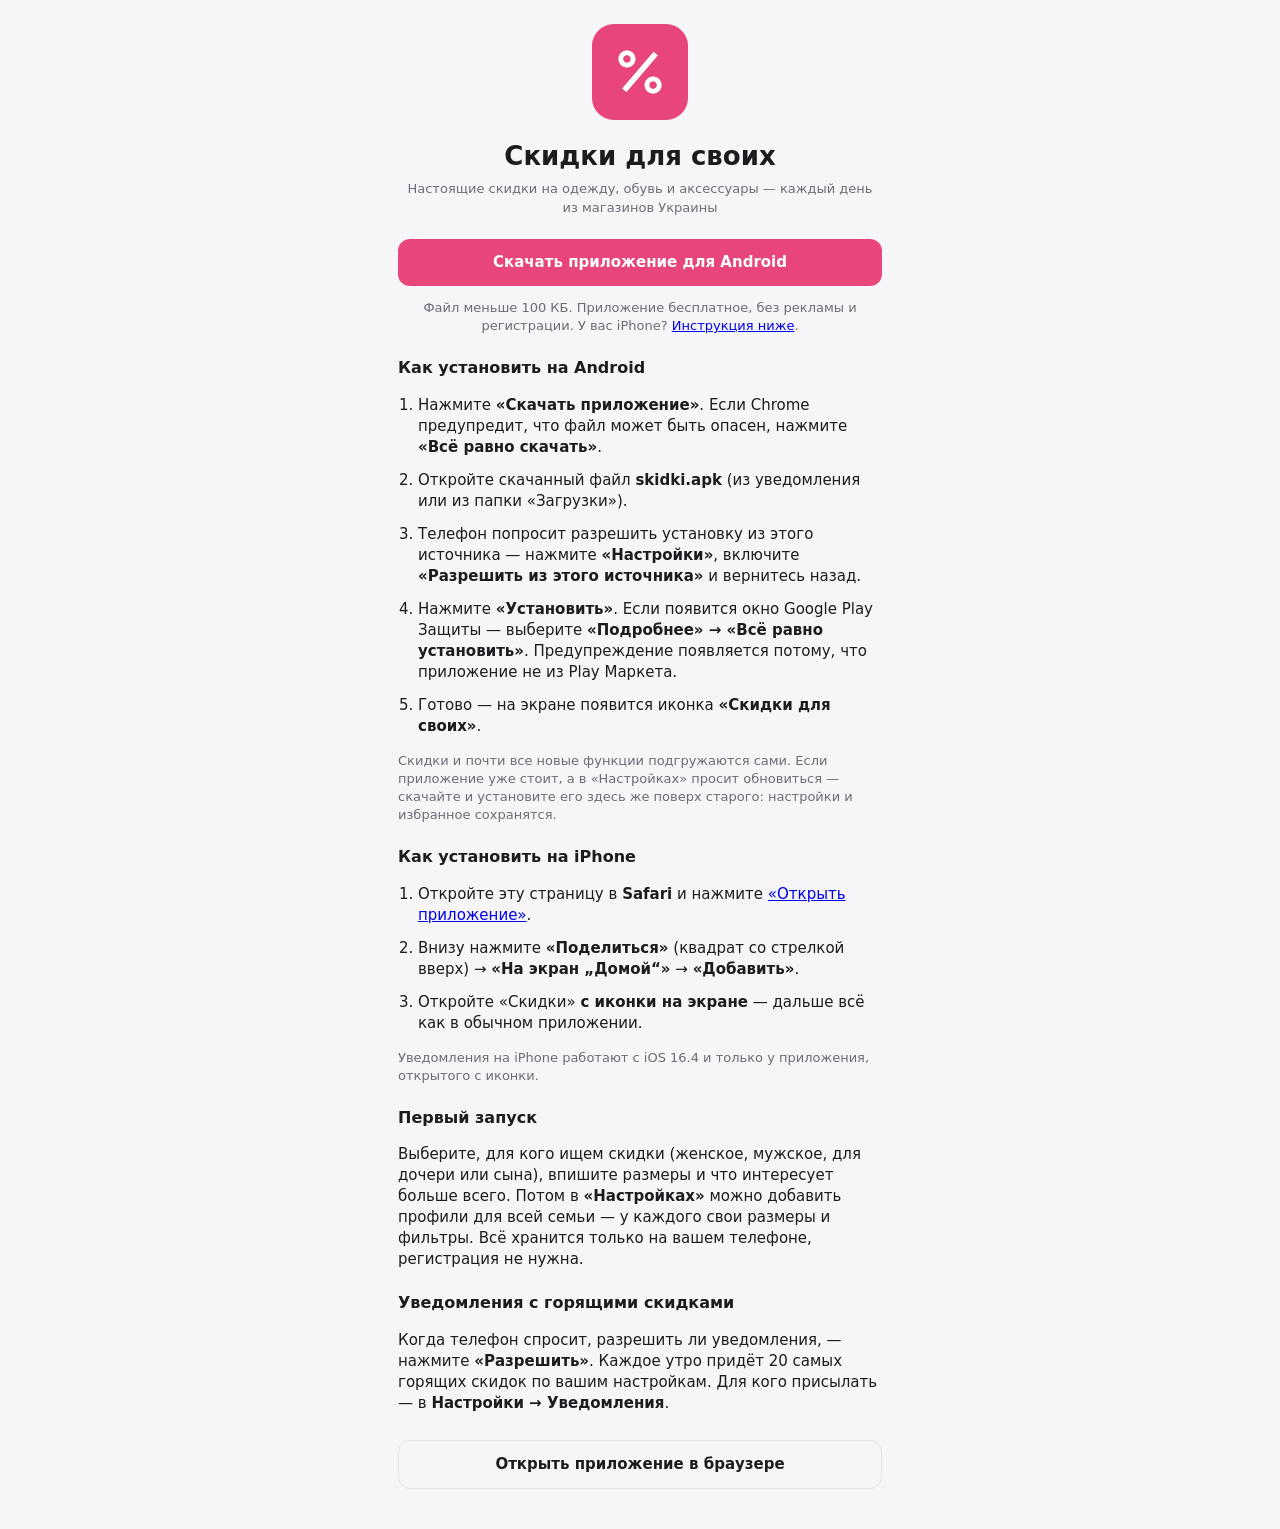
<file: app/install.html>
<!DOCTYPE html>
<html lang="ru">
<head>
  <meta charset="utf-8">
  <meta name="viewport" content="width=device-width, initial-scale=1">
  <meta name="theme-color" content="#e8457a">
  <title>Установить «Скидки для своих»</title>
  <meta property="og:title" content="Приложение «Скидки для своих»">
  <meta property="og:description" content="Проверенные скидки на одежду, обувь и аксессуары в магазинах Украины">
  <link rel="icon" href="icons/icon-192.png">
  <link rel="stylesheet" href="styles.css">
  <style>
    body { max-width: 520px; margin: 0 auto; padding: 24px 18px 40px; }
    .hero { text-align: center; margin-bottom: 22px; }
    .hero img { width: 96px; height: 96px; border-radius: 22px; }
    .hero h1 { font-size: 26px; margin: 12px 0 6px; }
    ol { padding-left: 20px; }
    ol li { margin: 12px 0; }
    .note { font-size: 13px; color: var(--muted); }
    .alt { margin-top: 26px; }
  </style>
</head>
<body>
  <div class="hero">
    <img src="icons/icon-192.png" alt="">
    <h1>Скидки для своих</h1>
    <div class="muted">Настоящие скидки на одежду, обувь и аксессуары — каждый день из магазинов Украины</div>
  </div>

  <a id="apk" class="btn-primary" href="#">Скачать приложение для Android</a>
  <p class="note" style="text-align:center">Файл меньше 100 КБ. Приложение бесплатное, без рекламы и регистрации.
    У вас iPhone? <a href="#iphone">Инструкция ниже</a>.</p>

  <h3>Как установить на Android</h3>
  <ol>
    <li>Нажмите <b>«Скачать приложение»</b>. Если Chrome предупредит, что файл может быть опасен, нажмите <b>«Всё равно скачать»</b>.</li>
    <li>Откройте скачанный файл <b>skidki.apk</b> (из уведомления или из папки «Загрузки»).</li>
    <li>Телефон попросит разрешить установку из этого источника — нажмите <b>«Настройки»</b>, включите
      <b>«Разрешить из этого источника»</b> и вернитесь назад.</li>
    <li>Нажмите <b>«Установить»</b>. Если появится окно Google Play Защиты — выберите <b>«Подробнее» → «Всё равно установить»</b>.
      Предупреждение появляется потому, что приложение не из Play Маркета.</li>
    <li>Готово — на экране появится иконка <b>«Скидки для своих»</b>.</li>
  </ol>
  <p class="note">Скидки и почти все новые функции подгружаются сами. Если приложение уже стоит, а в «Настройках»
    просит обновиться — скачайте и установите его здесь же поверх старого: настройки и избранное сохранятся.</p>

  <h3 id="iphone">Как установить на iPhone</h3>
  <ol>
    <li>Откройте эту страницу в <b>Safari</b> и нажмите <a href="./">«Открыть приложение»</a>.</li>
    <li>Внизу нажмите <b>«Поделиться»</b> (квадрат со стрелкой вверх) → <b>«На экран „Домой“»</b> → <b>«Добавить»</b>.</li>
    <li>Откройте «Скидки» <b>с иконки на экране</b> — дальше всё как в обычном приложении.</li>
  </ol>
  <p class="note">Уведомления на iPhone работают с iOS 16.4 и только у приложения, открытого с иконки.</p>

  <h3>Первый запуск</h3>
  <p>Выберите, для кого ищем скидки (женское, мужское, для дочери или сына), впишите размеры и что интересует больше
    всего. Потом в <b>«Настройках»</b> можно добавить профили для всей семьи — у каждого свои размеры и фильтры.
    Всё хранится только на вашем телефоне, регистрация не нужна.</p>
  <h3>Уведомления с горящими скидками</h3>
  <p>Когда телефон спросит, разрешить ли уведомления, — нажмите <b>«Разрешить»</b>. Каждое утро придёт 20 самых горящих
    скидок по вашим настройкам. Для кого присылать — в <b>Настройки → Уведомления</b>.</p>

  <div class="alt">
    <a class="btn-secondary" href="./">Открыть приложение в браузере</a>
  </div>

  <script>
    // адрес вида https://ЛОГИН.github.io/РЕПОЗИТОРИЙ/install.html → последний релиз APK на GitHub
    const owner = location.hostname.split(".")[0];
    const repo = location.pathname.split("/")[1];
    document.getElementById("apk").href = `https://github.com/${owner}/${repo}/releases/latest/download/skidki.apk`;
  </script>
</body>
</html>
</file>
<file: app/styles.css>
:root {
  --accent: #e8457a;
  --accent-soft: #fde7ef;
  --bg: #f6f5f7;
  --card: #fff;
  --text: #1d1b20;
  --muted: #6f6a75;
  --line: #e6e2ea;
  --good: #1f8a4c;
  --good-soft: #e3f4ea;
  --warn: #b35c00;
  --warn-soft: #fff0dc;
  --radius: 14px;
  --nav-h: 62px;
  color-scheme: light dark;
}
@media (prefers-color-scheme: dark) {
  :root {
    --bg: #141216; --card: #1f1c22; --text: #f1eef4; --muted: #a39dab; --line: #33303a;
    --accent-soft: #4a1e30; --good-soft: #17301f; --warn-soft: #3a2a12; --good: #5fd18f; --warn: #f0a050;
  }
}
* { box-sizing: border-box; }
html, body { margin: 0; background: var(--bg); color: var(--text);
  font: 15px/1.4 system-ui, -apple-system, "Segoe UI", Roboto, sans-serif; -webkit-tap-highlight-color: transparent; }
h1 { font-size: 22px; margin: 0; }
h2 { font-size: 19px; margin: 16px 0 8px; }
h3 { font-size: 16px; margin: 22px 0 8px; }
.muted { color: var(--muted); font-size: 13px; }
button, select, input { font: inherit; color: inherit; }
svg { width: 22px; height: 22px; fill: none; stroke: currentColor; stroke-width: 2; stroke-linecap: round; stroke-linejoin: round; }

/* шапка */
.top { position: sticky; top: 0; z-index: 5; background: var(--bg); padding: 10px 12px 6px;
  padding-top: max(10px, env(safe-area-inset-top)); border-bottom: 1px solid var(--line); }
.top-row { display: flex; align-items: baseline; justify-content: space-between; margin-bottom: 8px; }
main { padding: 0 12px calc(var(--nav-h) + 20px + env(safe-area-inset-bottom)); }
.view { display: none; }
.view.active { display: block; }

/* чипсы */
.chips { display: flex; gap: 8px; padding: 2px 0 6px; }
.chips.scroll { overflow-x: auto; scrollbar-width: none; }
.chips.scroll::-webkit-scrollbar { display: none; }
.chip { flex: none; border: 1px solid var(--line); background: var(--card); border-radius: 999px;
  padding: 7px 14px; white-space: nowrap; cursor: pointer; }
.chips.small .chip { padding: 4px 11px; font-size: 13px; }
.chip.on { background: var(--accent); border-color: var(--accent); color: #fff; }
.chip .n { opacity: .7; font-size: 12px; margin-left: 4px; }

/* поиск и сортировка */
.toolbar { display: flex; gap: 8px; margin: 10px 0 8px; }
.toolbar input { flex: 1; min-width: 0; border: 1px solid var(--line); background: var(--card);
  border-radius: 12px; padding: 10px 12px; }
.btn-icon { position: relative; border: 1px solid var(--line); background: var(--card); border-radius: 12px;
  width: 44px; display: grid; place-items: center; cursor: pointer; }
.dot { position: absolute; top: 5px; right: 5px; min-width: 16px; height: 16px; border-radius: 8px;
  background: var(--accent); color: #fff; font-size: 11px; line-height: 16px; padding: 0 4px; }
.result-bar { display: flex; justify-content: space-between; align-items: center; margin: 4px 0 10px; }
.result-bar select { border: none; background: transparent; color: var(--accent); font-weight: 600; }

/* сетка карточек */
.grid { display: grid; grid-template-columns: repeat(auto-fill, minmax(160px, 1fr)); gap: 10px; }
.item { background: var(--card); border-radius: var(--radius); overflow: hidden; position: relative;
  display: flex; flex-direction: column; cursor: pointer; border: 1px solid var(--line); }
.item .img { aspect-ratio: 3/4; background: #eee center/cover no-repeat; position: relative; }
.item .img img { width: 100%; height: 100%; object-fit: cover; display: block; }
.badge { position: absolute; left: 8px; top: 8px; background: var(--accent); color: #fff; font-weight: 700;
  border-radius: 8px; padding: 2px 7px; font-size: 14px; }
.fav { position: absolute; right: 6px; top: 6px; width: 34px; height: 34px; border-radius: 50%; border: none;
  background: rgba(255,255,255,.85); color: #555; display: grid; place-items: center; cursor: pointer; }
.fav svg { width: 19px; height: 19px; }
.fav.on { color: var(--accent); }
.fav.on svg { fill: var(--accent); }
.item .body { padding: 8px 10px 10px; display: flex; flex-direction: column; gap: 3px; }
.price { font-weight: 700; font-size: 16px; }
.price s { color: var(--muted); font-weight: 400; font-size: 13px; margin-left: 6px; }
.title { font-size: 13px; display: -webkit-box; -webkit-line-clamp: 2; -webkit-box-orient: vertical; overflow: hidden; }
.meta { font-size: 12px; color: var(--muted); }
.tags { display: flex; flex-wrap: wrap; gap: 4px; margin-top: 2px; }
.tag { font-size: 11px; border-radius: 6px; padding: 1px 6px; background: var(--good-soft); color: var(--good); }
.tag.warn { background: var(--warn-soft); color: var(--warn); }
.tag.hot { background: var(--accent-soft); color: var(--accent); }
.item.gone { opacity: .55; }
.more { height: 40px; }
.empty { text-align: center; color: var(--muted); padding: 30px 10px; }

/* нижняя навигация */
nav.bottom { position: fixed; bottom: 0; left: 0; right: 0; z-index: 6; height: calc(var(--nav-h) + env(safe-area-inset-bottom));
  padding-bottom: env(safe-area-inset-bottom); display: flex; background: var(--card); border-top: 1px solid var(--line); }
nav.bottom button { flex: 1; border: none; background: none; display: flex; flex-direction: column; align-items: center;
  justify-content: center; gap: 2px; font-size: 12px; color: var(--muted); cursor: pointer; }
nav.bottom button.active { color: var(--accent); }

/* шторки */
dialog.sheet { border: none; padding: 0; width: 100%; max-width: 640px; max-height: 92vh; margin: auto auto 0;
  border-radius: 18px 18px 0 0; background: var(--card); color: var(--text); }
dialog.sheet::backdrop { background: rgba(0,0,0,.45); }
dialog.sheet form { padding: 0 16px 16px; }
.sheet-head { position: sticky; top: 0; background: var(--card); display: flex; justify-content: space-between;
  align-items: center; padding: 12px 0 8px; z-index: 1; }
.sheet-head h2 { margin: 0; }
.sheet-foot { padding-top: 14px; }
.btn-text { border: none; background: none; color: var(--accent); font-weight: 600; padding: 8px; cursor: pointer; }
.btn-primary, .btn-secondary { display: block; width: 100%; text-align: center; border-radius: 12px; padding: 13px;
  font-weight: 600; text-decoration: none; cursor: pointer; }
.btn-primary { background: var(--accent); color: #fff; border: none; }
.btn-secondary { background: none; border: 1px solid var(--line); color: var(--text); }

/* поля форм */
.field { margin: 14px 0; }
.field > label, .field > .label { display: block; font-weight: 600; margin-bottom: 6px; }
.field .hint { font-size: 12px; color: var(--muted); margin-top: 4px; }
.field input[type=text], .field input[type=number] { width: 100%; border: 1px solid var(--line); background: var(--bg);
  border-radius: 10px; padding: 9px 11px; }
.field input[type=range] { width: 100%; accent-color: var(--accent); }
.toggle { display: flex; justify-content: space-between; align-items: center; gap: 12px; padding: 8px 0; }
.toggle input { width: 20px; height: 20px; accent-color: var(--accent); flex: none; }
.checks { display: flex; flex-wrap: wrap; gap: 8px; }

/* настройки */
.profile-card { background: var(--card); border: 1px solid var(--line); border-radius: var(--radius); margin-bottom: 10px; }
.profile-card summary { padding: 12px 14px; font-weight: 600; cursor: pointer; list-style: none; display: flex; justify-content: space-between; }
.profile-card summary::after { content: "›"; color: var(--muted); }
.profile-card[open] summary::after { content: "⌄"; }
.profile-card .inner { padding: 0 14px 12px; }
.row-btns { display: flex; gap: 8px; margin-top: 8px; }
.row-btns button { flex: 1; }
.card-text { background: var(--card); border: 1px solid var(--line); border-radius: var(--radius); padding: 4px 14px; }
.legend { padding-left: 0; list-style: none; }
.legend li { margin: 8px 0; }
.store-row { display: flex; justify-content: space-between; padding: 8px 0; border-bottom: 1px solid var(--line); font-size: 14px; }
.ok { color: var(--good); } .bad { color: var(--warn); }

/* первый запуск: пока нет профиля, показываем только настройку */
.welcome { padding: 4px 14px 16px; margin-top: 8px; }
.welcome form { margin-top: 6px; }
.onboarding nav.bottom, .onboarding #profiles { display: none; }

/* детальная карточка */
.detail-img { width: 100%; max-height: 52vh; object-fit: contain; background: #eee; border-radius: 12px; }
.detail-price { font-size: 24px; font-weight: 800; margin: 10px 0 2px; }
.detail-price s { font-size: 15px; color: var(--muted); font-weight: 400; margin-left: 8px; }
.explain { background: var(--bg); border-radius: 12px; padding: 10px 12px; font-size: 14px; margin: 10px 0; }
.sizes { display: flex; flex-wrap: wrap; gap: 6px; margin: 6px 0 12px; }
.sizes span { border: 1px solid var(--line); border-radius: 8px; padding: 3px 8px; font-size: 13px; }
.sizes span.mine { border-color: var(--accent); color: var(--accent); font-weight: 600; }
</file>
